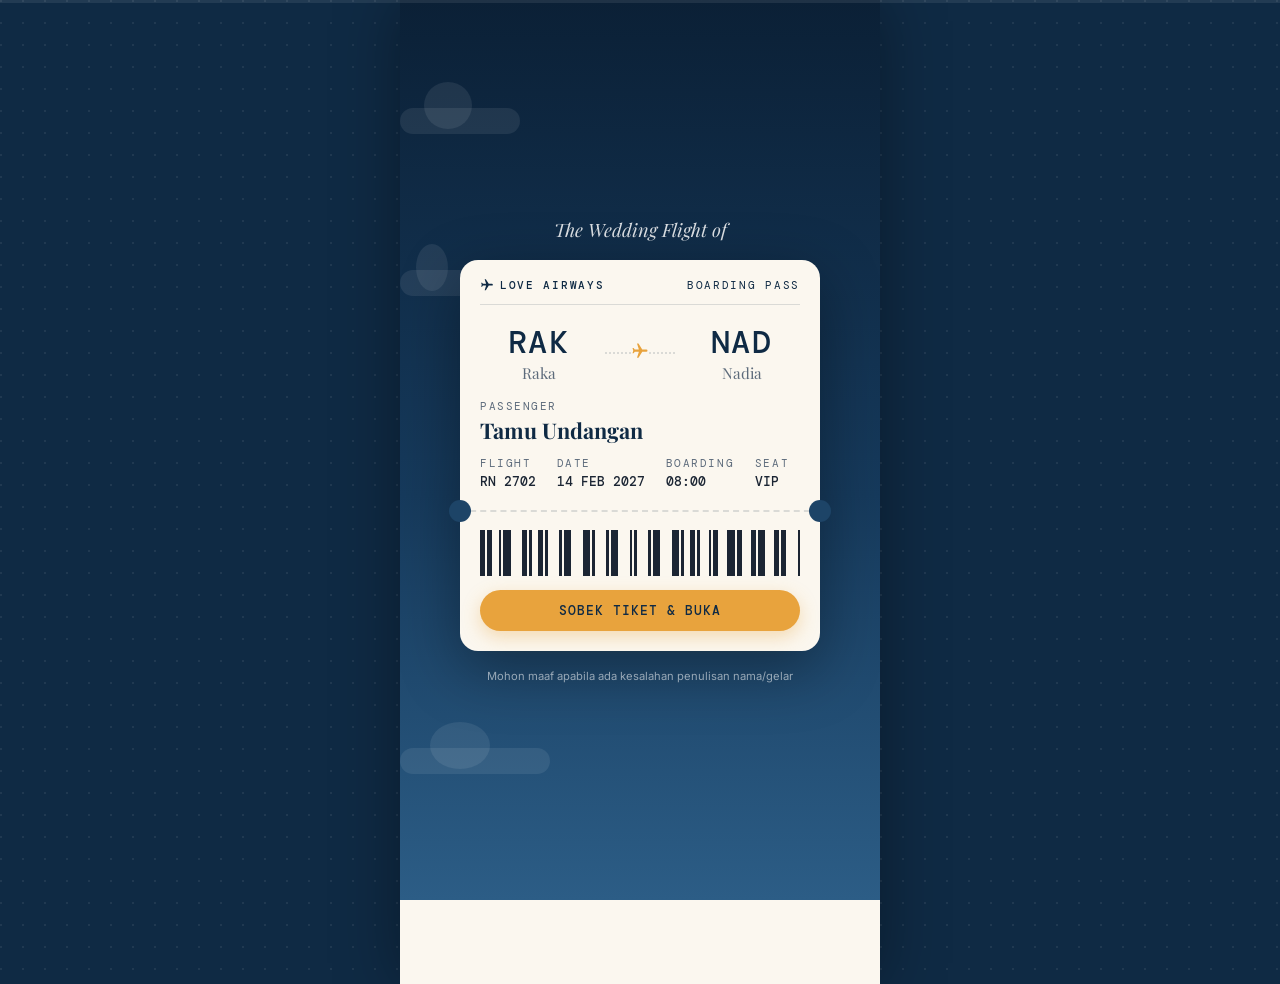
<file: index.html>
<!doctype html>
<html lang="id">
<head>
  <meta charset="utf-8">
  <meta name="viewport" content="width=device-width, initial-scale=1, viewport-fit=cover">
  <title>Undangan Pernikahan</title>
  <meta name="description" content="Undangan pernikahan digital">
  <link rel="stylesheet" href="/core/base.css">
  <script src="/config.js"></script>
</head>
<body class="u-locked">
  <div id="app"><div class="u-msg"><div class="u-spinner"></div><p>Memuat undangan…</p></div></div>
  <script src="/core/engine.js"></script>
</body>
</html>
</file>
<file: core/base.css>
/* Gaya dasar bersama. Tema menimpa sesuai kebutuhan. */
*, *::before, *::after { box-sizing: border-box; }
html { -webkit-text-size-adjust: 100%; scroll-behavior: smooth; }
body { margin: 0; min-height: 100vh; font-family: system-ui, -apple-system, "Segoe UI", Roboto, sans-serif; background: #f4f1ea; color: #1d1d1f; }
body.u-locked { overflow: hidden; height: 100vh; }
img { max-width: 100%; display: block; }
button { font: inherit; cursor: pointer; }
[hidden] { display: none !important; }

.u-msg { min-height: 100vh; display: grid; place-content: center; text-align: center; padding: 24px; gap: 8px; }
.u-msg h1 { font-size: 1.4rem; margin: 0; }
.u-msg p { margin: 0; opacity: .7; max-width: 32ch; }
.u-spinner { width: 32px; height: 32px; margin: 0 auto 8px; border-radius: 50%; border: 3px solid rgba(0,0,0,.12); border-top-color: currentColor; animation: u-spin .8s linear infinite; }
@keyframes u-spin { to { transform: rotate(360deg); } }

.u-ph { display: grid; place-items: center; background: linear-gradient(135deg, rgba(0,0,0,.08), rgba(0,0,0,.18)); color: rgba(255,255,255,.9); font-weight: 600; letter-spacing: .08em; }

[data-reveal] { opacity: 0; transform: translateY(24px); transition: opacity .8s ease, transform .8s ease; }
[data-reveal].is-in { opacity: 1; transform: none; }

/* mode slide: satu section = satu halaman (core/engine.js → setupSlides) */
body.u-slide #main > :not(.u-slide-on) { display: none !important; }
body.u-slide #main > .u-slide-on { min-height: 100svh; }
body.u-slide #main > .u-slide-on.u-slide-center { display: flex !important; flex-direction: column; justify-content: center; }
body.u-slide.u-opened #main { cursor: pointer; -webkit-tap-highlight-color: transparent; }
/* garis progres slide otomatis (warna aksen tema) */
.u-progress { position: fixed; z-index: 96; left: 0; right: 0; top: 0; height: 3px; background: rgba(255, 255, 255, .18); opacity: 0; transition: opacity .3s ease; pointer-events: none; }
.u-progress.is-on { opacity: 1; }
.u-progress.is-paused { opacity: .45; }
.u-progress i { display: block; height: 100%; background: var(--dock-ac); transform-origin: 0 50%; transform: scaleX(0); }
.u-hint { position: fixed; z-index: 95; left: 50%; top: 50%; transform: translate(-50%, -50%) scale(.92); opacity: 0; pointer-events: none;
  display: flex; align-items: center; gap: 10px; padding: 10px 16px; border-radius: 999px; color: var(--dock-tx);
  background: color-mix(in srgb, var(--dock-bg) 88%, transparent); border: 1px solid color-mix(in srgb, var(--dock-ac) 50%, transparent);
  box-shadow: 0 10px 30px rgba(0, 0, 0, .3); font: 600 .8rem/1 system-ui, sans-serif; transition: opacity .35s ease, transform .35s ease; }
.u-hint.is-on { opacity: 1; transform: translate(-50%, -50%) scale(1); }
.u-hint b { font-size: 1.2rem; color: var(--dock-ac); animation: u-nudge 1s ease-in-out infinite; }
@keyframes u-nudge { 50% { transform: translateX(4px); } }
body.u-slide.u-opened #cover:not(.u-cover-out), #cover.u-cover-gone { display: none !important; }
/* buka undangan (mode slide): sampul memudar sambil sedikit membesar, halaman pertama muncul pelan */
#cover.u-cover-out { position: fixed !important; z-index: 85; margin: 0 !important; pointer-events: none;
  animation: u-cover-out 1.2s cubic-bezier(.4, 0, .2, 1) forwards; }
@keyframes u-cover-out { 0% { opacity: 1; transform: none; filter: none; } 100% { opacity: 0; transform: scale(1.06); filter: blur(6px); } }
body.u-slide .u-slide-first-in { animation: u-first-in 1.4s cubic-bezier(.22, .61, .36, 1) both; }
@keyframes u-first-in { from { opacity: 0; transform: scale(.97); filter: blur(4px); } to { opacity: 1; transform: none; filter: none; } }
body.u-slide #main { padding-bottom: 28px; }
/* transisi halus: keluar memudar (.38s) lalu masuk pelan (1s) dengan sedikit geser & zoom */
@keyframes u-in-next { from { opacity: 0; transform: translateX(18px) scale(.985); filter: blur(3px); } to { opacity: 1; transform: none; filter: none; } }
@keyframes u-in-prev { from { opacity: 0; transform: translateX(-18px) scale(.985); filter: blur(3px); } to { opacity: 1; transform: none; filter: none; } }
@keyframes u-out-next { to { opacity: 0; transform: translateX(-12px) scale(.99); filter: blur(2px); } }
@keyframes u-out-prev { to { opacity: 0; transform: translateX(12px) scale(.99); filter: blur(2px); } }
body.u-slide .u-slide-in-next { animation: u-in-next 1.2s cubic-bezier(.16, .84, .3, 1) both; }
body.u-slide .u-slide-in-prev { animation: u-in-prev 1.2s cubic-bezier(.16, .84, .3, 1) both; }
body.u-slide .u-slide-out-next { animation: u-out-next .5s cubic-bezier(.45, 0, .55, 1) both; pointer-events: none; }
body.u-slide .u-slide-out-prev { animation: u-out-prev .5s cubic-bezier(.45, 0, .55, 1) both; pointer-events: none; }
/* panah di sisi kiri/kanan, titik tipis di bawah: tidak menutupi isi halaman */
.u-slidenav { display: none; }
body.u-slide.u-opened .u-slidenav { display: block; }
.u-slidenav__btn { position: fixed; top: 50%; z-index: 90; width: 34px; height: 34px; margin-top: -17px; border: 0; border-radius: 50%;
  background: rgba(18, 18, 22, .38); color: #fff; font-size: 22px; line-height: 1; padding: 0 0 3px;
  -webkit-backdrop-filter: blur(6px); backdrop-filter: blur(6px); box-shadow: 0 3px 12px rgba(0, 0, 0, .2); transition: opacity .2s ease; }
.u-slidenav__btn[data-dir="-1"] { left: max(6px, calc(50vw - 240px)); }
.u-slidenav__btn[data-dir="1"] { right: max(6px, calc(50vw - 240px)); }
.u-slidenav__btn:disabled { opacity: 0; pointer-events: none; }
.u-slidenav__dots { position: fixed; left: 50%; bottom: max(8px, env(safe-area-inset-bottom)); transform: translateX(-50%); z-index: 90;
  display: flex; align-items: center; gap: 5px; padding: 5px 8px; border-radius: 999px; background: rgba(18, 18, 22, .38);
  -webkit-backdrop-filter: blur(6px); backdrop-filter: blur(6px); }
.u-slidenav__dots i { width: 6px; height: 6px; border-radius: 3px; background: rgba(255, 255, 255, .45); cursor: pointer; transition: width .25s ease, background .25s ease; }
.u-slidenav__dots i.is-on { width: 18px; background: #fff; }
.u-slidenav--nodots .u-slidenav__dots { display: none; }

/* menu bawah mode slide — warna dari meta.json tema (--dock-bg / --dock-ac / --dock-tx) */
.u-dock { position: fixed; z-index: 90; left: 50%; bottom: max(10px, env(safe-area-inset-bottom)); transform: translate(-50%, 150%); opacity: 0;
  display: flex; gap: 2px; padding: 5px; max-width: calc(100vw - 16px); overflow-x: auto; scrollbar-width: none; border-radius: 999px;
  background: var(--dock-bg); background: color-mix(in srgb, var(--dock-bg) 92%, transparent);
  border: 1px solid color-mix(in srgb, var(--dock-ac) 45%, transparent); box-shadow: 0 10px 26px rgba(0, 0, 0, .3);
  -webkit-backdrop-filter: blur(8px); backdrop-filter: blur(8px); transition: transform .5s cubic-bezier(.2, .7, .2, 1), opacity .35s ease; }
.u-dock::-webkit-scrollbar { display: none; }
body.u-slide.u-opened:not(.u-slide-first) .u-dock { transform: translate(-50%, 0); opacity: 1; }
.u-dock button { flex: 0 0 auto; display: grid; justify-items: center; gap: 2px; min-width: 46px; padding: 6px 5px 5px; border: 0; border-radius: 999px;
  background: transparent; color: var(--dock-tx); cursor: pointer; transition: background .25s ease, color .25s ease; }
.u-dock svg { width: 18px; height: 18px; fill: none; stroke: currentColor; stroke-width: 1.6; stroke-linecap: round; stroke-linejoin: round; }
.u-dock span { font: 600 .5rem/1.1 var(--dock-font); letter-spacing: .05em; white-space: nowrap; }
.u-dock button.is-on { background: var(--dock-ac); color: var(--dock-bg); }
.u-dock__music.is-playing .u-eq { animation: u-eq 1s ease-in-out infinite; transform-origin: 50% 60%; }
@keyframes u-eq { 50% { transform: scaleY(.55); } }
body.u-has-dock #main { padding-bottom: 84px; }
body.u-dock-music #app [data-music]:not(.u-dock *) { display: none !important; }   /* tombol musik tema pindah ke menu */

/* mode foto katalog */
.u-shot *, .u-shot *::before, .u-shot *::after { transition: none !important; animation: none !important; }
.u-shot { scrollbar-width: none; scroll-behavior: auto !important; }
.u-shot ::-webkit-scrollbar { display: none; }
.u-shot [data-music] { display: none !important; }

@media (prefers-reduced-motion: reduce) {
  *, *::before, *::after { animation-duration: .01ms !important; transition-duration: .01ms !important; }
  [data-reveal] { opacity: 1; transform: none; }
}
</file>
